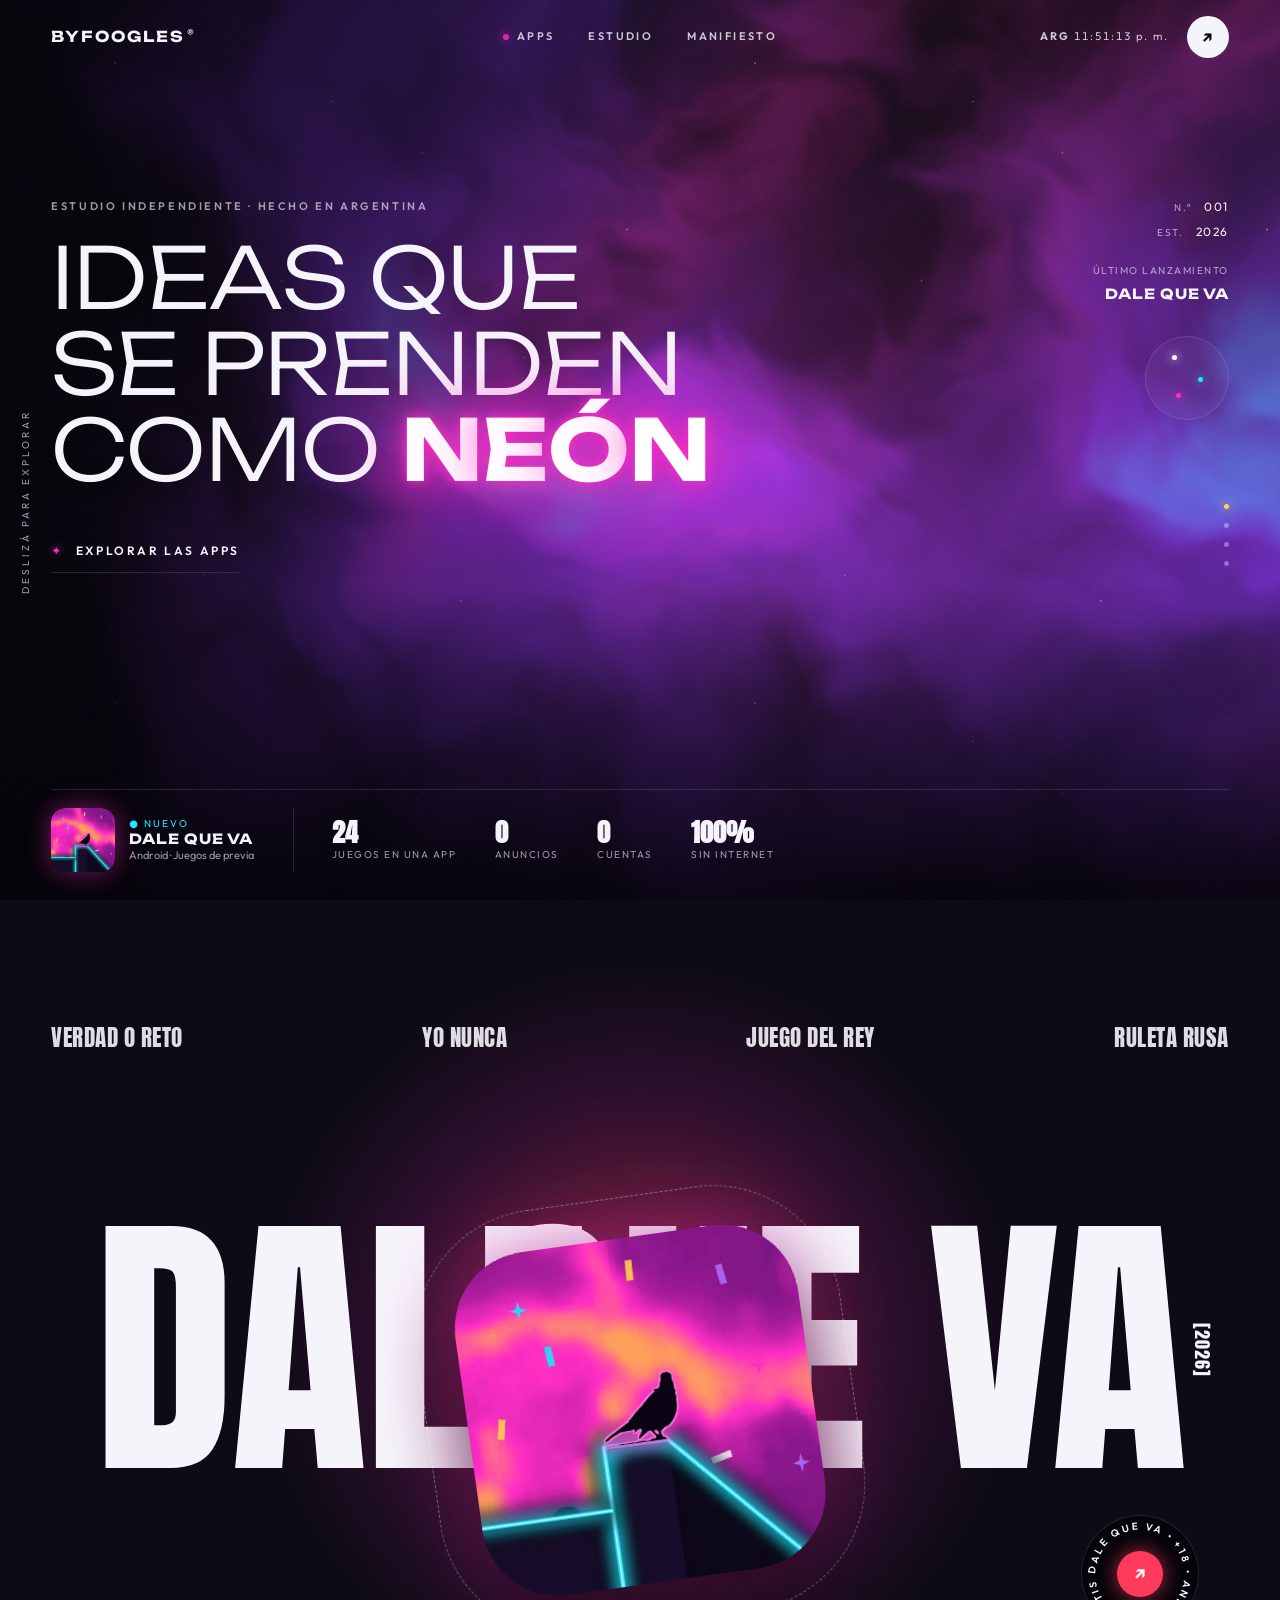
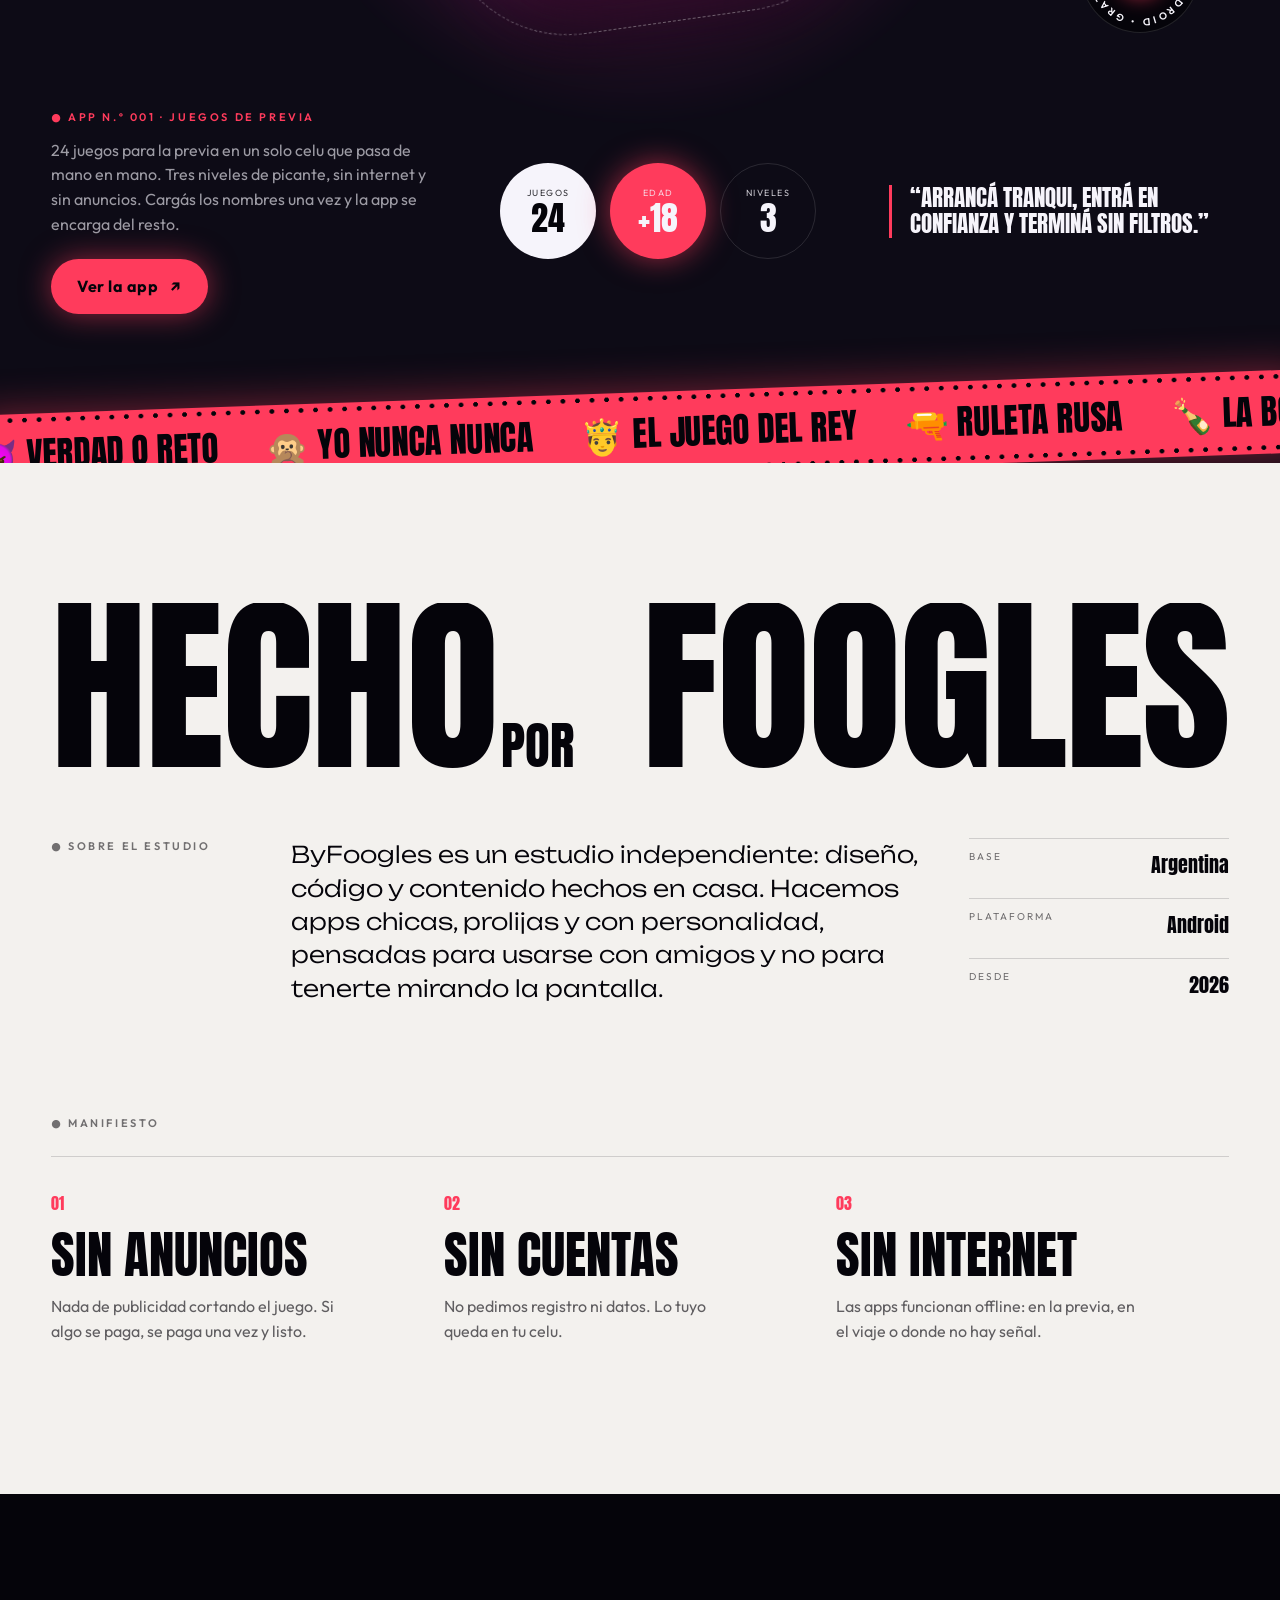
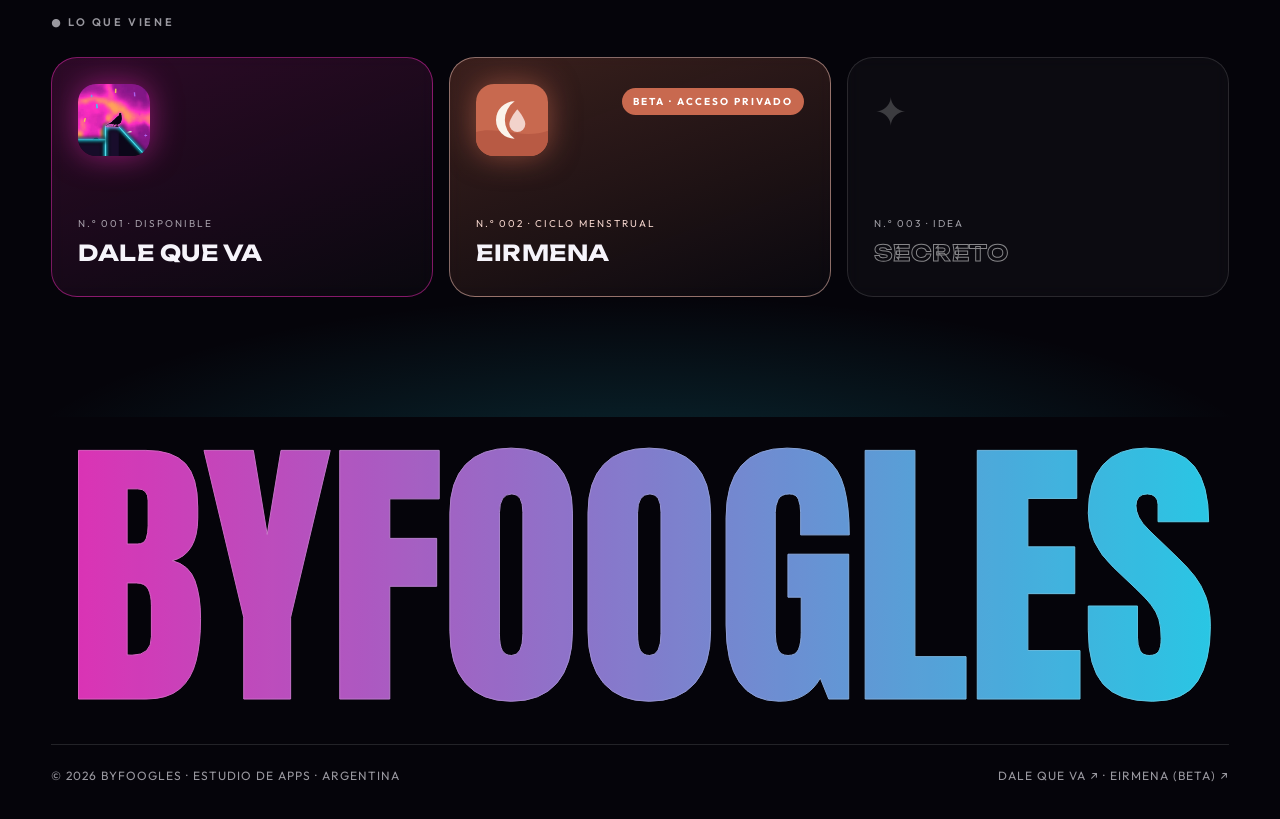
<file: index.html>
<!DOCTYPE html>
<html lang="es-AR">
<head>
  <meta charset="utf-8">
  <meta name="viewport" content="width=device-width, initial-scale=1, viewport-fit=cover">
  <title>ByFoogles · Estudio de apps</title>
  <meta name="description" content="ByFoogles es un estudio independiente de apps hecho en Argentina. Apps sin anuncios, sin cuentas y que funcionan sin internet.">
  <meta name="theme-color" content="#05040a">
  <link rel="canonical" href="https://byfoogles.app/">
  <link rel="icon" href="/img/favicon.svg" type="image/svg+xml">
  <meta property="og:type" content="website">
  <meta property="og:title" content="ByFoogles · Estudio de apps">
  <meta property="og:description" content="Estudio independiente de apps hecho en Argentina.">
  <meta property="og:url" content="https://byfoogles.app/">
  <meta property="og:image" content="https://byfoogles.app/img/compartir.jpg">
  <meta property="og:locale" content="es_AR">
  <link rel="preload" href="/fuentes/unbounded.woff2" as="font" type="font/woff2" crossorigin>
  <link rel="preload" href="/fuentes/anton.woff2" as="font" type="font/woff2" crossorigin>
  <link rel="stylesheet" href="/estilos.css">
</head>
<body class="cargando">

  <!-- Pantalla de carga: el nombre se prende como un cartel de neón -->
  <div class="carga" aria-hidden="true">
    <div class="carga-nombre">
      <span>B</span><span>Y</span><span>F</span><span>O</span><span>O</span><span>G</span><span>L</span><span>E</span><span>S</span>
    </div>
    <div class="carga-pie"><span>Estudio de apps</span><span class="carga-numero">000</span></div>
  </div>

  <div class="cursor" aria-hidden="true"></div>

  <header class="cabecera">
    <a class="logo" href="#inicio" aria-label="ByFoogles, inicio">BYFOOGLES<sup>®</sup></a>
    <nav>
      <a href="#apps"><i></i>Apps</a>
      <a href="#estudio">Estudio</a>
      <a href="#manifiesto">Manifiesto</a>
    </nav>
    <div class="cabecera-der">
      <span class="reloj"><b>ARG</b> <span id="hora">--:--</span></span>
      <a class="boton-circulo" href="https://dalequeva.byfoogles.app" aria-label="Ir a Dale Que Va">↗</a>
    </div>
  </header>

  <main>
    <!-- ============================ PORTADA ============================ -->
    <section class="portada" id="inicio">
      <canvas id="aurora" aria-hidden="true"></canvas>
      <div class="estrellas" aria-hidden="true"></div>
      <div class="grano" aria-hidden="true"></div>

      <div class="portada-contenido">
        <p class="sobre">Estudio independiente · Hecho en Argentina</p>
        <h1 class="titulo-ancho" data-partir>
          <span class="linea">Ideas que</span>
          <span class="linea">se prenden</span>
          <span class="linea">como <em>neón</em></span>
        </h1>
        <a class="entrar" href="#apps"><span class="destello">✦</span> Explorar las apps</a>
      </div>

      <aside class="datos-der" aria-hidden="true">
        <p><small>N.º</small> 001</p>
        <p><small>EST.</small> 2026</p>
        <p class="separado"><small>Último lanzamiento</small><b>Dale Que Va</b></p>
        <div class="orbita"><i></i><i></i><i></i></div>
      </aside>

      <div class="lateral" aria-hidden="true">Deslizá para explorar</div>
      <div class="indicadores" aria-hidden="true"><i class="activo"></i><i></i><i></i><i></i></div>

      <div class="tira">
        <a class="tira-app" href="https://dalequeva.byfoogles.app">
          <img src="/img/dalequeva.webp" alt="" width="64" height="64">
          <span><small>● Nuevo</small><b>Dale Que Va</b><em>Android · Juegos de previa</em></span>
        </a>
        <span class="tira-dato"><b>24</b> juegos en una app</span>
        <span class="tira-dato"><b>0</b> anuncios</span>
        <span class="tira-dato"><b>0</b> cuentas</span>
        <span class="tira-dato"><b>100%</b> sin internet</span>
      </div>
    </section>

    <!-- ============================ APP DESTACADA ============================ -->
    <section class="destacada" id="apps">
      <div class="destacada-reparto" aria-hidden="true">
        <span>Verdad o Reto</span><span>Yo Nunca</span><span>Juego del Rey</span><span>Ruleta Rusa</span>
      </div>
      <div class="destacada-escena">
        <h2 class="titulo-gigante" aria-label="Dale Que Va">
          <span class="parte izq">DALE</span><span class="parte der">QUE VA</span>
        </h2>
        <div class="destacada-icono">
          <div class="halo"></div>
          <img src="/img/dalequeva.webp" alt="Ícono de Dale Que Va" width="420" height="420">
        </div>
        <span class="anio">[2026]</span>
        <a class="sello" href="https://dalequeva.byfoogles.app" aria-label="Ver Dale Que Va">
          <svg viewBox="0 0 120 120" aria-hidden="true">
            <defs><path id="circulo" d="M60,60 m-46,0 a46,46 0 1,1 92,0 a46,46 0 1,1 -92,0"/></defs>
            <text><textPath href="#circulo">DALE QUE VA • +18 • ANDROID • GRATIS •</textPath></text>
          </svg>
          <b>↗</b>
        </a>
      </div>

      <div class="destacada-pie">
        <div class="destacada-texto revelar">
          <p class="sobre rojo">● App N.º 001 · Juegos de previa</p>
          <p>24 juegos para la previa en un solo celu que pasa de mano en mano. Tres niveles de picante, sin internet y sin anuncios. Cargás los nombres una vez y la app se encarga del resto.</p>
          <a class="boton-neon" href="https://dalequeva.byfoogles.app">Ver la app <span>↗</span></a>
        </div>
        <div class="circulos revelar">
          <div class="circulo blanco"><small>Juegos</small><b>24</b></div>
          <div class="circulo rojo"><small>Edad</small><b>+18</b></div>
          <div class="circulo vacio"><small>Niveles</small><b>3</b></div>
        </div>
        <blockquote class="cita revelar">“Arrancá tranqui, entrá en confianza y terminá sin filtros.”</blockquote>
      </div>

      <div class="cinta" aria-hidden="true">
        <div class="cinta-pista">
          <span>😈 Verdad o Reto</span><span>🙊 Yo Nunca Nunca</span><span>🤴 El Juego del Rey</span><span>🔫 Ruleta Rusa</span><span>🍾 La Botellita</span><span>⚔️ Versus</span><span>🎲 El Viaje Prohibido</span><span>⚖️ ¿Qué Preferís?</span><span>👑 Mazo del Rey Criollo</span><span>🍺 Vaso Lleno</span><span>🃏 Blackjack Criollo</span><span>♠️ Poker</span>
          <span>😈 Verdad o Reto</span><span>🙊 Yo Nunca Nunca</span><span>🤴 El Juego del Rey</span><span>🔫 Ruleta Rusa</span><span>🍾 La Botellita</span><span>⚔️ Versus</span><span>🎲 El Viaje Prohibido</span><span>⚖️ ¿Qué Preferís?</span><span>👑 Mazo del Rey Criollo</span><span>🍺 Vaso Lleno</span><span>🃏 Blackjack Criollo</span><span>♠️ Poker</span>
        </div>
      </div>
    </section>

    <!-- ============================ ESTUDIO (claro) ============================ -->
    <section class="estudio" id="estudio">
      <div class="estudio-titulo">
        <h2 class="titulo-condensado" data-partir-letras>Hecho</h2>
        <span class="por">por</span>
        <h2 class="titulo-condensado" data-partir-letras>Foogles</h2>
      </div>
      <div class="estudio-columnas">
        <p class="sobre">● Sobre el estudio</p>
        <p class="estudio-lema revelar">ByFoogles es un estudio independiente: diseño, código y contenido hechos en casa. Hacemos apps chicas, prolijas y con personalidad, pensadas para usarse con amigos y no para tenerte mirando la pantalla.</p>
        <div class="estudio-datos revelar">
          <div><small>Base</small><b>Argentina</b></div>
          <div><small>Plataforma</small><b>Android</b></div>
          <div><small>Desde</small><b>2026</b></div>
        </div>
      </div>
    </section>

    <!-- ============================ MANIFIESTO ============================ -->
    <section class="manifiesto" id="manifiesto">
      <p class="sobre">● Manifiesto</p>
      <ol>
        <li class="revelar"><span>01</span><h3>Sin anuncios</h3><p>Nada de publicidad cortando el juego. Si algo se paga, se paga una vez y listo.</p></li>
        <li class="revelar"><span>02</span><h3>Sin cuentas</h3><p>No pedimos registro ni datos. Lo tuyo queda en tu celu.</p></li>
        <li class="revelar"><span>03</span><h3>Sin internet</h3><p>Las apps funcionan offline: en la previa, en el viaje o donde no hay señal.</p></li>
      </ol>
    </section>

    <!-- ============================ PRÓXIMAMENTE ============================ -->
    <section class="proximas">
      <p class="sobre">● Lo que viene</p>
      <div class="proximas-grilla">
        <a class="proxima lista" href="https://dalequeva.byfoogles.app">
          <img src="/img/dalequeva.webp" alt="" width="72" height="72">
          <small>N.º 001 · Disponible</small><b>Dale Que Va</b>
        </a>
        <a class="proxima lista eirmena" href="/eirmena/">
          <img src="/img/eirmena.svg" alt="" width="72" height="72">
          <span class="beta">Beta · Acceso privado</span>
          <small>N.º 002 · Ciclo menstrual</small><b>Eirmena</b>
        </a>
        <div class="proxima"><span class="candado">✦</span><small>N.º 003 · Idea</small><b>Secreto</b></div>
      </div>
    </section>
  </main>

  <footer class="pie">
    <div class="pie-gigante" aria-hidden="true">BYFOOGLES</div>
    <div class="pie-fila">
      <span>© <span id="anio"></span> ByFoogles · Estudio de apps · Argentina</span>
      <span><a href="https://dalequeva.byfoogles.app">Dale Que Va ↗</a> · <a href="/eirmena/">Eirmena (beta) ↗</a></span>
    </div>
  </footer>

  <script src="/app.js"></script>
</body>
</html>
</file>
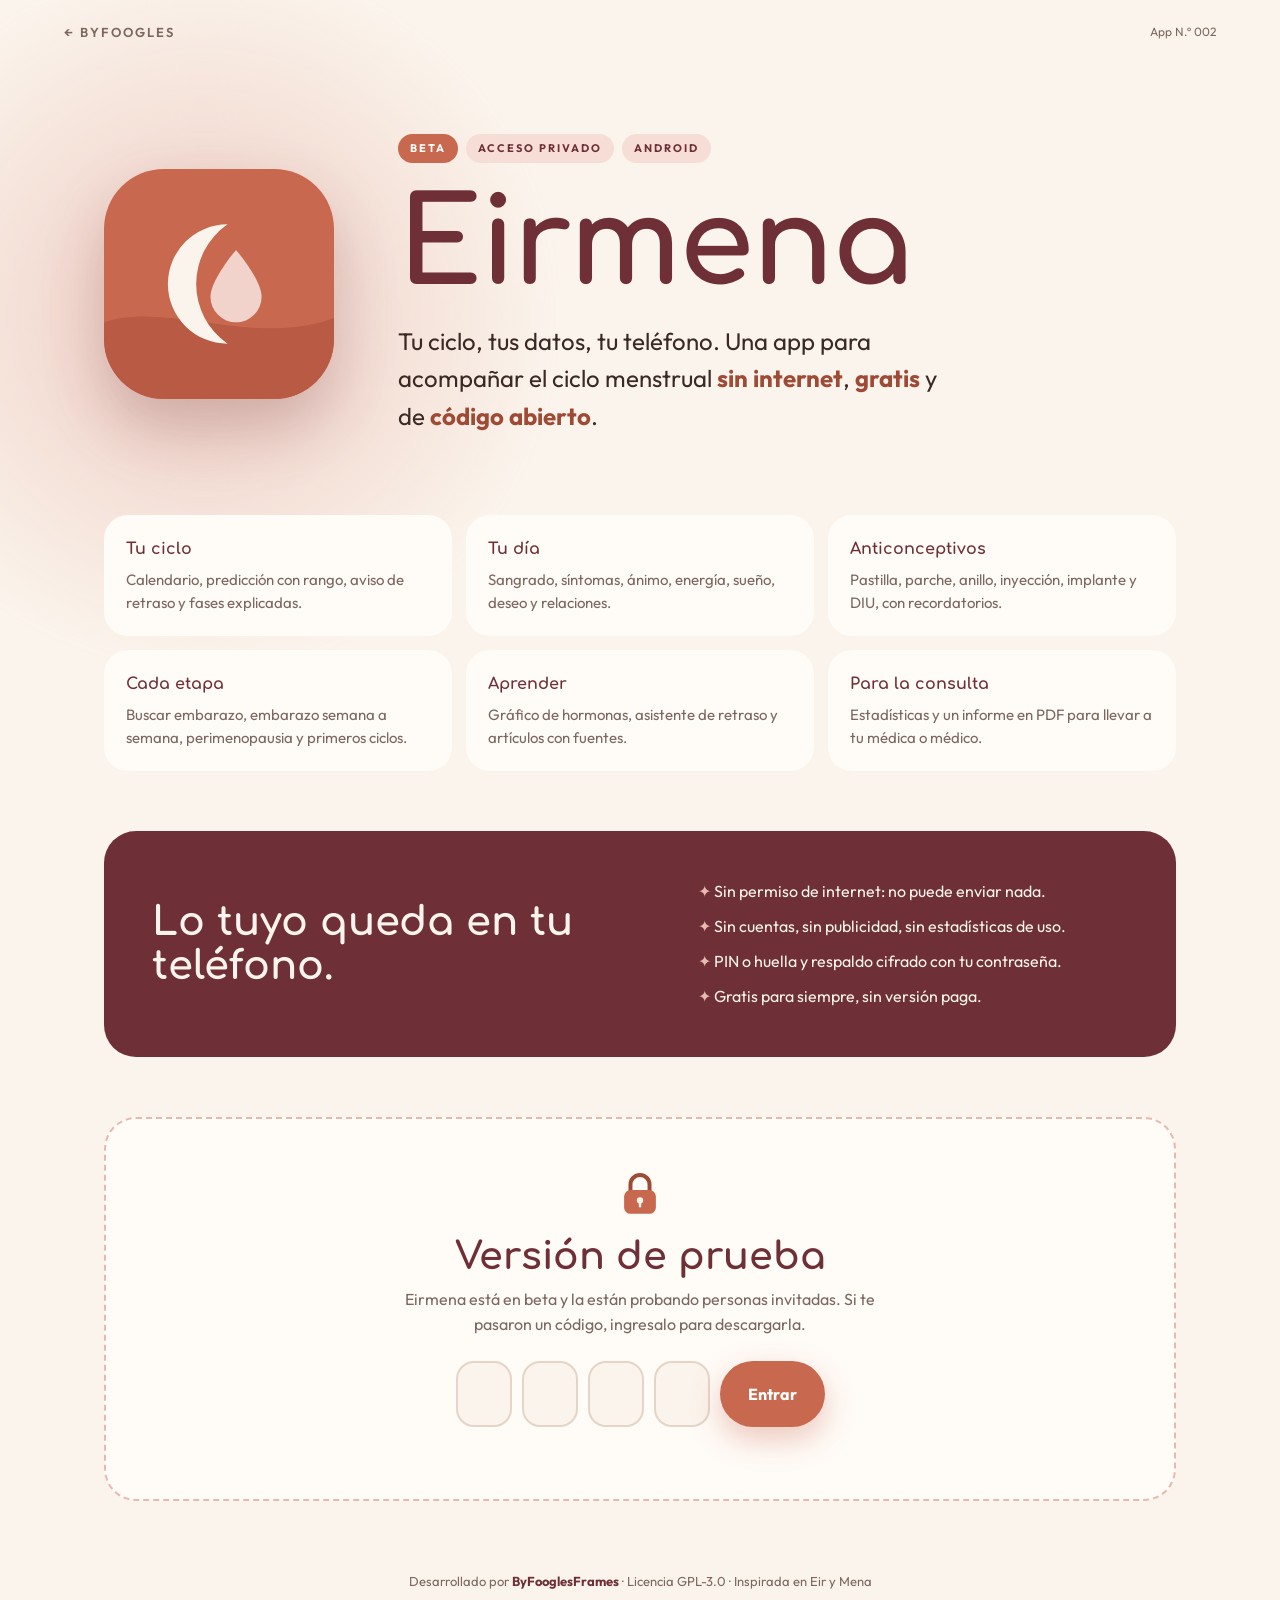
<file: eirmena/index.html>
<!DOCTYPE html>
<html lang="es-AR">
<head>
  <meta charset="utf-8">
  <meta name="viewport" content="width=device-width, initial-scale=1, viewport-fit=cover">
  <title>Eirmena · Beta privada · ByFoogles</title>
  <meta name="description" content="Eirmena: app de ciclo menstrual sin internet, gratis y de código abierto. Versión beta de acceso privado.">
  <!-- Beta de acceso privado: que no aparezca en buscadores. -->
  <meta name="robots" content="noindex, nofollow">
  <meta name="theme-color" content="#FBF4EC">
  <link rel="icon" href="/img/eirmena.svg" type="image/svg+xml">
  <style>
    @font-face { font-family: "Comfortaa"; src: url("/fuentes/comfortaa.otf") format("opentype"); font-weight: 700; font-display: swap; }
    @font-face { font-family: "Outfit"; src: url("/fuentes/outfit.ttf") format("truetype"); font-weight: 100 900; font-display: swap; }
    :root {
      --crema: #FBF4EC; --crema-oscura: #F3E6D8; --tarjeta: #FFFBF7;
      --terracota: #C8694F; --terracota-oscura: #9E4A35; --rosa: #E8B9AE; --rosa-claro: #F6DED7;
      --vino: #6E3036; --salvia: #8FA98A; --texto: #3A2925; --suave: #7D6760; --linea: #E6D5C7;
      --margen: clamp(18px, 5vw, 64px); --ease: cubic-bezier(.2, .8, .2, 1);
    }
    * { box-sizing: border-box; margin: 0; padding: 0; }
    body { font-family: "Outfit", system-ui, sans-serif; background: var(--crema); color: var(--texto); line-height: 1.55; -webkit-font-smoothing: antialiased; overflow-x: hidden; }
    a { color: inherit; }
    h1, h2, h3 { font-family: "Comfortaa", sans-serif; color: var(--vino); line-height: 1.1; }

    .cabecera { display: flex; justify-content: space-between; align-items: center; padding: 22px var(--margen); }
    .volver { text-decoration: none; font-size: 13px; letter-spacing: 2px; text-transform: uppercase; font-weight: 600; color: var(--suave); transition: color .2s, gap .3s var(--ease); display: inline-flex; gap: 8px; }
    .volver:hover { color: var(--vino); gap: 14px; }
    .firma { font-size: 12px; color: var(--suave); }

    .portada { position: relative; padding: clamp(30px, 6vw, 70px) var(--margen) 60px; display: grid; grid-template-columns: auto 1fr; gap: clamp(24px, 5vw, 64px); align-items: center; max-width: 1200px; margin: 0 auto; }
    .portada::before { content: ""; position: absolute; z-index: -1; width: 70vw; max-width: 760px; aspect-ratio: 1; left: -18%; top: -30%; border-radius: 50%; background: radial-gradient(circle, rgba(232, 185, 174, .7), transparent 65%); filter: blur(10px); }
    .icono { width: clamp(130px, 22vw, 230px); aspect-ratio: 1; border-radius: 26%; box-shadow: 0 30px 60px rgba(110, 48, 54, .25); animation: flotar 6s ease-in-out infinite; }
    @keyframes flotar { 50% { transform: translateY(-10px) rotate(-2deg); } }
    .etiquetas { display: flex; gap: 8px; flex-wrap: wrap; margin-bottom: 16px; }
    .chip { font-size: 11px; letter-spacing: 2px; text-transform: uppercase; font-weight: 700; padding: 6px 12px; border-radius: 999px; background: var(--rosa-claro); color: var(--vino); }
    .chip.beta { background: var(--terracota); color: #fff; box-shadow: 0 0 0 0 rgba(200, 105, 79, .6); animation: latir 2.4s infinite; }
    @keyframes latir { 70% { box-shadow: 0 0 0 12px rgba(200, 105, 79, 0); } }
    .portada h1 { font-size: clamp(54px, 10vw, 120px); letter-spacing: -.02em; }
    .lema { font-size: clamp(18px, 2.2vw, 24px); margin-top: 12px; max-width: 560px; }
    .lema b { color: var(--terracota-oscura); }

    main > section { max-width: 1200px; margin: 0 auto; padding: 0 var(--margen); }
    .grilla { display: grid; grid-template-columns: repeat(3, 1fr); gap: 14px; margin: 20px 0 60px; }
    .item { background: var(--tarjeta); border-radius: 24px; padding: 22px; }
    .item b { display: block; font-family: "Comfortaa", sans-serif; color: var(--vino); margin-bottom: 6px; }
    .item p { color: var(--suave); font-size: 15px; }
    @media (max-width: 860px) { .grilla { grid-template-columns: 1fr 1fr; } .portada { grid-template-columns: 1fr; } }
    @media (max-width: 560px) { .grilla { grid-template-columns: 1fr; } }

    .privacidad { background: var(--vino); color: var(--crema); border-radius: 32px; padding: clamp(26px, 5vw, 48px); display: grid; grid-template-columns: 1.2fr 1fr; gap: 30px; align-items: center; margin-bottom: 60px; }
    .privacidad h2 { color: var(--crema); font-size: clamp(26px, 3.4vw, 40px); }
    .privacidad ul { list-style: none; display: grid; gap: 10px; }
    .privacidad li::before { content: "✦ "; color: var(--rosa); }
    @media (max-width: 860px) { .privacidad { grid-template-columns: 1fr; } }

    /* ---------- Acceso privado ---------- */
    .acceso { background: var(--tarjeta); border: 2px dashed var(--rosa); border-radius: 32px; padding: clamp(26px, 5vw, 48px); text-align: center; margin-bottom: 60px; }
    .acceso h2 { font-size: clamp(26px, 3.4vw, 38px); margin: 10px 0 8px; }
    .acceso > p { color: var(--suave); max-width: 520px; margin: 0 auto; }
    .candado { width: 54px; height: 54px; margin: 0 auto; }
    .candado .arco { transition: transform .6s var(--ease); transform-origin: 34px 24px; }
    .abierto .candado .arco { transform: translateY(-6px) rotate(-28deg); }
    form { display: flex; gap: 10px; justify-content: center; margin-top: 24px; flex-wrap: wrap; }
    .casillas { display: flex; gap: 10px; }
    .casillas input { width: 56px; height: 66px; text-align: center; font-family: "Comfortaa", sans-serif; font-size: 28px; color: var(--vino); border: 2px solid var(--linea); border-radius: 18px; background: var(--crema); outline: none; transition: border-color .2s, transform .2s; }
    .casillas input:focus { border-color: var(--terracota); transform: translateY(-2px); }
    .error .casillas { animation: temblar .4s; }
    .error .casillas input { border-color: #B3261E; }
    @keyframes temblar { 20%, 60% { transform: translateX(-8px); } 40%, 80% { transform: translateX(8px); } }
    .mensaje { min-height: 24px; margin-top: 12px; color: #B3261E; font-size: 14px; }
    .boton { display: inline-flex; align-items: center; gap: 10px; padding: 16px 28px; border-radius: 999px; border: 0; background: var(--terracota); color: #fff; font: 700 16px "Outfit", sans-serif; text-decoration: none; cursor: pointer; box-shadow: 0 12px 30px rgba(200, 105, 79, .35); transition: transform .3s var(--ease), background .3s; }
    .boton:hover { transform: translateY(-3px); background: var(--terracota-oscura); }
    .contenido { display: none; margin-top: 26px; text-align: left; }
    .abierto .contenido { display: block; animation: aparecer .8s var(--ease); }
    .abierto form, .abierto .mensaje { display: none; }
    @keyframes aparecer { from { opacity: 0; transform: translateY(16px); } }
    .descarga { text-align: center; margin-bottom: 26px; }
    .descarga small { display: block; color: var(--suave); margin-top: 10px; }
    .pasos { counter-reset: paso; list-style: none; display: grid; gap: 12px; max-width: 640px; margin: 0 auto; }
    .pasos li { counter-increment: paso; display: grid; grid-template-columns: 36px 1fr; gap: 12px; align-items: start; }
    .pasos li::before { content: counter(paso); width: 32px; height: 32px; border-radius: 50%; display: grid; place-items: center; background: var(--rosa-claro); color: var(--vino); font-weight: 700; }
    .nota { max-width: 640px; margin: 22px auto 0; background: var(--crema-oscura); border-radius: 20px; padding: 18px 20px; font-size: 15px; }
    .nota a { color: var(--terracota-oscura); }

    .pie { text-align: center; padding: 10px var(--margen) 40px; color: var(--suave); font-size: 13px; }
    .pie b { color: var(--vino); }
    @media (prefers-reduced-motion: reduce) { *, *::before, *::after { animation: none !important; transition: none !important; } }
  </style>
</head>
<body>
  <header class="cabecera">
    <a class="volver" href="/">← ByFoogles</a>
    <span class="firma">App N.º 002</span>
  </header>

  <main>
    <div class="portada">
      <img class="icono" src="/img/eirmena.svg" alt="Ícono de Eirmena: una luna creciente que abraza una gota">
      <div>
        <div class="etiquetas"><span class="chip beta">Beta</span><span class="chip">Acceso privado</span><span class="chip">Android</span></div>
        <h1>Eirmena</h1>
        <p class="lema">Tu ciclo, tus datos, tu teléfono. Una app para acompañar el ciclo menstrual <b>sin internet</b>, <b>gratis</b> y de <b>código abierto</b>.</p>
      </div>
    </div>

    <section>
      <div class="grilla">
        <div class="item"><b>Tu ciclo</b><p>Calendario, predicción con rango, aviso de retraso y fases explicadas.</p></div>
        <div class="item"><b>Tu día</b><p>Sangrado, síntomas, ánimo, energía, sueño, deseo y relaciones.</p></div>
        <div class="item"><b>Anticonceptivos</b><p>Pastilla, parche, anillo, inyección, implante y DIU, con recordatorios.</p></div>
        <div class="item"><b>Cada etapa</b><p>Buscar embarazo, embarazo semana a semana, perimenopausia y primeros ciclos.</p></div>
        <div class="item"><b>Aprender</b><p>Gráfico de hormonas, asistente de retraso y artículos con fuentes.</p></div>
        <div class="item"><b>Para la consulta</b><p>Estadísticas y un informe en PDF para llevar a tu médica o médico.</p></div>
      </div>

      <div class="privacidad">
        <h2>Lo tuyo queda en tu teléfono.</h2>
        <ul>
          <li>Sin permiso de internet: no puede enviar nada.</li>
          <li>Sin cuentas, sin publicidad, sin estadísticas de uso.</li>
          <li>PIN o huella y respaldo cifrado con tu contraseña.</li>
          <li>Gratis para siempre, sin versión paga.</li>
        </ul>
      </div>

      <div class="acceso" id="acceso">
        <svg class="candado" viewBox="0 0 68 68" aria-hidden="true">
          <path class="arco" d="M22 30 V22 a12 12 0 0 1 24 0 V30" fill="none" stroke="#9E4A35" stroke-width="5" stroke-linecap="round"/>
          <rect x="14" y="29" width="40" height="30" rx="8" fill="#C8694F"/>
          <circle cx="34" cy="42" r="4" fill="#FBF4EC"/><rect x="32.5" y="44" width="3" height="7" rx="1.5" fill="#FBF4EC"/>
        </svg>
        <h2>Versión de prueba</h2>
        <p>Eirmena está en beta y la están probando personas invitadas. Si te pasaron un código, ingresalo para descargarla.</p>

        <form id="formulario" autocomplete="off">
          <div class="casillas">
            <input inputmode="numeric" maxlength="1" aria-label="Dígito 1">
            <input inputmode="numeric" maxlength="1" aria-label="Dígito 2">
            <input inputmode="numeric" maxlength="1" aria-label="Dígito 3">
            <input inputmode="numeric" maxlength="1" aria-label="Dígito 4">
          </div>
          <button class="boton" type="submit">Entrar</button>
        </form>
        <p class="mensaje" id="mensaje" role="alert"></p>

        <div class="contenido">
          <div class="descarga">
            <a class="boton" href="https://github.com/Fooglesarg/Eirmena/releases/download/v1.0.0-beta.1/Eirmena-1.0.0-beta.1.apk">Descargar Eirmena beta ↓</a>
            <small>Versión 1.0.0-beta.1 · 2,6 MB · Android 8 o más nuevo</small>
          </div>
          <ol class="pasos">
            <li><span>Tocá el botón desde tu celular Android y abrí el archivo descargado.</span></li>
            <li><span>Android te va a pedir permiso para instalar apps de esta fuente: aceptalo.</span></li>
            <li><span>Si aparece "desarrollador desconocido" o Play Protect, tocá <b>Instalar de todos modos</b>. Pasa con cualquier app que no viene de Google Play.</span></li>
            <li><span>Abrila, elegí tu etapa y usala unos días como si fuera tuya.</span></li>
          </ol>
          <div class="nota">
            <b>Tu opinión es lo más importante.</b> Contale a quien te pasó el código qué te confundió, qué te gustó y qué le falta.
            Es una versión beta: puede tener errores, y no es un método anticonceptivo ni reemplaza la consulta médica.
            <br><br>El código es abierto: <a href="https://github.com/Fooglesarg/Eirmena">github.com/Fooglesarg/Eirmena</a>
          </div>
        </div>
      </div>
    </section>
  </main>

  <footer class="pie">Desarrollado por <b>ByFooglesFrames</b> · Licencia GPL-3.0 · Inspirada en Eir y Mena</footer>

  <script>
    // Acceso privado de la beta. El código no está escrito acá: se compara su resumen SHA-256.
    // No es seguridad de verdad (el APK y el código son públicos); solo una puerta para la beta.
    const RESUMEN = "9af15b336e6a9619928537df30b2e6a2376569fcf9d7e773eccede65606529a0";
    const acceso = document.getElementById("acceso");
    const formulario = document.getElementById("formulario");
    const casillas = [...formulario.querySelectorAll("input")];
    const mensaje = document.getElementById("mensaje");

    const abrir = () => acceso.classList.add("abierto");
    if (sessionStorage.getItem("eirmena-acceso") === "1") abrir();

    casillas.forEach((c, i) => {
      c.addEventListener("input", () => {
        c.value = c.value.replace(/\D/g, "").slice(-1);
        if (c.value && i < casillas.length - 1) casillas[i + 1].focus();
        if (casillas.every((x) => x.value)) formulario.requestSubmit();
      });
      c.addEventListener("keydown", (e) => { if (e.key === "Backspace" && !c.value && i > 0) casillas[i - 1].focus(); });
      c.addEventListener("paste", (e) => {
        const texto = (e.clipboardData.getData("text") || "").replace(/\D/g, "").slice(0, 4);
        if (!texto) return;
        e.preventDefault();
        [...texto].forEach((d, k) => { if (casillas[k]) casillas[k].value = d; });
        if (texto.length === 4) formulario.requestSubmit();
      });
    });

    async function resumen(texto) {
      const bytes = await crypto.subtle.digest("SHA-256", new TextEncoder().encode(texto));
      return [...new Uint8Array(bytes)].map((b) => b.toString(16).padStart(2, "0")).join("");
    }

    formulario.addEventListener("submit", async (e) => {
      e.preventDefault();
      const codigo = casillas.map((c) => c.value).join("");
      if (codigo.length < 4) { mensaje.textContent = "Son 4 números."; return; }
      if (await resumen(codigo) === RESUMEN) {
        sessionStorage.setItem("eirmena-acceso", "1");
        mensaje.textContent = "";
        abrir();
      } else {
        acceso.classList.remove("error"); void acceso.offsetWidth; acceso.classList.add("error");
        mensaje.textContent = "Ese código no es. Pedíselo a quien te invitó.";
        casillas.forEach((c) => (c.value = ""));
        casillas[0].focus();
      }
    });
  </script>
</body>
</html>
</file>
<file: estilos.css>
@font-face { font-family: "Unbounded"; src: url("/fuentes/unbounded.woff2") format("woff2"); font-weight: 200 900; font-display: swap; }
@font-face { font-family: "Anton"; src: url("/fuentes/anton.woff2") format("woff2"); font-display: swap; }
@font-face { font-family: "Outfit"; src: url("/fuentes/outfit.ttf") format("truetype"); font-weight: 100 900; font-display: swap; }

:root {
  --negro: #05040a;
  --tinta: #0d0b16;
  --linea: rgba(255, 255, 255, .12);
  --blanco: #f6f4fb;
  --suave: rgba(246, 244, 251, .62);
  --magenta: #ff2ec4;
  --cian: #22e5ff;
  --violeta: #b26bff;
  --rojo: #ff3b5c;
  --papel: #f3f1ee;
  --margen: clamp(18px, 4vw, 56px);
  --ease: cubic-bezier(.2, .8, .2, 1);
}

* { box-sizing: border-box; margin: 0; padding: 0; }
html { scroll-behavior: smooth; }
body {
  font-family: "Outfit", system-ui, sans-serif;
  background: var(--negro);
  color: var(--blanco);
  font-size: 16px;
  line-height: 1.55;
  -webkit-font-smoothing: antialiased;
  overflow-x: hidden;
}
body.cargando { overflow: hidden; }
a { color: inherit; text-decoration: none; }
img { display: block; max-width: 100%; }
::selection { background: var(--magenta); color: var(--negro); }

.sobre { font-size: 11px; letter-spacing: 2.6px; text-transform: uppercase; color: var(--suave); font-weight: 600; }
.sobre.rojo { color: var(--rojo); }

/* ---------------------------------------------------------------- Carga */
.carga {
  position: fixed; inset: 0; z-index: 100; background: var(--negro);
  display: grid; place-items: center;
  transition: clip-path 1s var(--ease) .1s;
  clip-path: inset(0 0 0 0);
}
body:not(.cargando) .carga { clip-path: inset(0 0 100% 0); pointer-events: none; }
.carga-nombre { font-family: "Unbounded", sans-serif; font-weight: 300; font-size: clamp(30px, 7vw, 92px); letter-spacing: .14em; display: flex; }
.carga-nombre span { opacity: .08; transition: opacity .1s, text-shadow .1s, color .1s; }
.carga-nombre span.on { opacity: 1; color: #fff; text-shadow: 0 0 10px var(--magenta), 0 0 32px var(--magenta), 0 0 70px rgba(255, 46, 196, .6); }
.carga-pie { position: absolute; bottom: var(--margen); left: var(--margen); right: var(--margen); display: flex; justify-content: space-between; font-size: 12px; letter-spacing: 3px; text-transform: uppercase; color: var(--suave); }
.carga-numero { font-family: "Anton", sans-serif; font-size: 44px; letter-spacing: 0; color: var(--blanco); line-height: 1; }

/* ---------------------------------------------------------------- Cursor */
.cursor { position: fixed; z-index: 90; width: 34px; height: 34px; border: 1.5px solid rgba(255, 255, 255, .7); border-radius: 50%; pointer-events: none; transform: translate(-50%, -50%); transition: width .25s var(--ease), height .25s var(--ease), background .25s, border-color .25s; mix-blend-mode: difference; left: -100px; top: -100px; }
.cursor.grande { width: 84px; height: 84px; background: #fff; border-color: #fff; }
@media (hover: none) { .cursor { display: none; } }

/* ---------------------------------------------------------------- Cabecera */
.cabecera {
  position: fixed; inset: 0 0 auto; z-index: 50; height: 74px;
  display: grid; grid-template-columns: 1fr auto 1fr; align-items: center; padding: 0 var(--margen);
  transition: background .4s, backdrop-filter .4s, color .4s;
}
.cabecera.solida { background: rgba(5, 4, 10, .55); backdrop-filter: blur(14px); }
.cabecera.clara { color: var(--negro); }
.cabecera.clara.solida { background: rgba(243, 241, 238, .7); }
.logo { font-family: "Unbounded", sans-serif; font-weight: 700; font-size: 15px; letter-spacing: 2px; }
.logo sup { font-size: 9px; font-weight: 400; margin-left: 2px; }
.cabecera nav { display: flex; gap: 34px; font-size: 11px; letter-spacing: 2.4px; text-transform: uppercase; font-weight: 600; }
.cabecera nav a { position: relative; display: inline-flex; align-items: center; gap: 8px; opacity: .8; transition: opacity .2s; }
.cabecera nav a:hover { opacity: 1; }
.cabecera nav a i { width: 6px; height: 6px; border-radius: 50%; background: var(--magenta); box-shadow: 0 0 10px var(--magenta); }
.cabecera-der { justify-self: end; display: flex; align-items: center; gap: 18px; }
.reloj { font-size: 11px; letter-spacing: 2px; font-variant-numeric: tabular-nums; opacity: .8; }
.boton-circulo { width: 42px; height: 42px; border-radius: 50%; display: grid; place-items: center; background: var(--blanco); color: var(--negro); font-weight: 700; transition: transform .3s var(--ease), background .3s; }
.boton-circulo:hover { transform: rotate(45deg) scale(1.08); background: var(--magenta); }
.cabecera.clara .boton-circulo { background: var(--negro); color: var(--blanco); }
@media (max-width: 760px) { .cabecera nav, .reloj { display: none; } .cabecera { grid-template-columns: 1fr auto; } }

/* ---------------------------------------------------------------- Portada */
.portada { position: relative; height: 100svh; min-height: 640px; overflow: hidden; isolation: isolate; }
#aurora { position: absolute; inset: 0; width: 100%; height: 100%; z-index: -3; background: radial-gradient(120% 80% at 70% 60%, #3a0d4f, #05040a 70%); }
.estrellas { position: absolute; inset: -20%; z-index: -2; background-image:
  radial-gradient(1.2px 1.2px at 12% 22%, #fff, transparent), radial-gradient(1px 1px at 72% 18%, #fff, transparent),
  radial-gradient(1.4px 1.4px at 38% 64%, #fff, transparent), radial-gradient(1px 1px at 84% 72%, #fff, transparent),
  radial-gradient(1px 1px at 22% 84%, #fff, transparent), radial-gradient(1.3px 1.3px at 58% 38%, #fff, transparent),
  radial-gradient(1px 1px at 92% 44%, #fff, transparent), radial-gradient(1px 1px at 6% 52%, #fff, transparent);
  background-size: 640px 640px; opacity: .55; animation: derivar 90s linear infinite; }
@keyframes derivar { to { transform: translate3d(-640px, -320px, 0); } }
.grano { position: absolute; inset: 0; z-index: -1; opacity: .09; pointer-events: none; background-image: url("data:image/svg+xml;utf8,<svg xmlns='http://www.w3.org/2000/svg' width='160' height='160'><filter id='n'><feTurbulence type='fractalNoise' baseFrequency='.9' numOctaves='3' stitchTiles='stitch'/></filter><rect width='100%' height='100%' filter='url(%23n)'/></svg>"); }
.portada::after { content: ""; position: absolute; inset: 0; z-index: -1; background: linear-gradient(90deg, rgba(5, 4, 10, .78), transparent 60%), linear-gradient(0deg, rgba(5, 4, 10, .9), transparent 35%); pointer-events: none; }

.portada-contenido { position: absolute; left: var(--margen); top: 22vh; max-width: 760px; }
.portada .sobre { margin-bottom: 22px; }
.titulo-ancho { font-family: "Unbounded", sans-serif; font-weight: 300; text-transform: uppercase; font-size: clamp(40px, 6.6vw, 96px); line-height: .98; letter-spacing: -.01em; }
.titulo-ancho .linea { display: block; padding-bottom: .04em; }
.titulo-ancho em { font-style: normal; font-weight: 700; color: #fff; text-shadow: 0 0 12px var(--magenta), 0 0 40px var(--magenta), 0 0 90px rgba(255, 46, 196, .7); }
.palabra { display: inline-block; white-space: nowrap; }
.letra { display: inline-block; transform: translateY(110%) rotate(6deg); opacity: 0; transition: transform 1s var(--ease), opacity 1s var(--ease); transition-delay: calc(var(--i) * 28ms + var(--d, 0ms)); white-space: pre; }
.visible .letra, body:not(.cargando) .portada .letra { transform: none; opacity: 1; }
.entrar { display: inline-flex; align-items: center; gap: 12px; margin-top: 34px; font-size: 12px; letter-spacing: 2.6px; text-transform: uppercase; font-weight: 600; padding: 12px 0; border-bottom: 1px solid var(--linea); transition: gap .3s var(--ease), border-color .3s; }
.entrar:hover { gap: 20px; border-color: var(--magenta); }
.destello { color: var(--magenta); display: inline-block; animation: girar 6s linear infinite; text-shadow: 0 0 10px var(--magenta); }
@keyframes girar { to { transform: rotate(360deg); } }

.datos-der { position: absolute; right: var(--margen); top: 22vh; text-align: right; font-size: 12px; letter-spacing: 1.5px; text-transform: uppercase; display: flex; flex-direction: column; gap: 6px; align-items: flex-end; }
.datos-der small { color: var(--suave); margin-right: 8px; font-size: 10px; }
.datos-der .separado { margin-top: 16px; display: flex; flex-direction: column; }
.datos-der .separado small { margin: 0 0 4px; }
.datos-der b { font-family: "Unbounded", sans-serif; font-size: 14px; letter-spacing: 1px; }
.orbita { position: relative; width: 84px; height: 84px; margin-top: 26px; border-radius: 50%; border: 1px solid var(--linea); backdrop-filter: blur(6px); background: rgba(255, 255, 255, .04); animation: girar 14s linear infinite; }
.orbita i { position: absolute; width: 5px; height: 5px; border-radius: 50%; background: #fff; box-shadow: 0 0 8px #fff; }
.orbita i:nth-child(1) { top: 18px; left: 26px; } .orbita i:nth-child(2) { top: 40px; left: 52px; background: var(--cian); box-shadow: 0 0 10px var(--cian); } .orbita i:nth-child(3) { top: 56px; left: 30px; background: var(--magenta); box-shadow: 0 0 10px var(--magenta); }
@media (max-width: 900px) { .datos-der { display: none; } }

.lateral { position: absolute; left: calc(var(--margen) * .35); bottom: 34vh; writing-mode: vertical-rl; transform: rotate(180deg); font-size: 10px; letter-spacing: 3px; text-transform: uppercase; color: var(--suave); }
.indicadores { position: absolute; right: var(--margen); top: 56%; display: flex; flex-direction: column; gap: 14px; }
.indicadores i { width: 5px; height: 5px; border-radius: 50%; background: rgba(255, 255, 255, .35); }
.indicadores i.activo { background: #ffd34e; box-shadow: 0 0 10px #ffd34e; }
@media (max-width: 760px) { .lateral, .indicadores { display: none; } }

.tira { position: absolute; left: var(--margen); right: var(--margen); bottom: 28px; display: flex; align-items: center; gap: clamp(14px, 3vw, 44px); border-top: 1px solid var(--linea); padding-top: 18px; font-size: 12px; }
.tira-app { display: flex; align-items: center; gap: 14px; padding-right: clamp(14px, 3vw, 40px); border-right: 1px solid var(--linea); transition: transform .3s var(--ease); }
.tira-app:hover { transform: translateY(-3px); }
.tira-app img { width: 64px; height: 64px; border-radius: 14px; box-shadow: 0 0 26px rgba(255, 46, 196, .45); }
.tira-app span { display: flex; flex-direction: column; line-height: 1.3; }
.tira-app small { color: var(--cian); font-size: 10px; letter-spacing: 2px; text-transform: uppercase; }
.tira-app b { font-family: "Unbounded", sans-serif; font-size: 14px; letter-spacing: 1px; text-transform: uppercase; }
.tira-app em { font-style: normal; color: var(--suave); font-size: 11px; }
.tira-dato { color: var(--suave); text-transform: uppercase; letter-spacing: 1.5px; font-size: 10px; }
.tira-dato b { display: block; color: var(--blanco); font-family: "Anton", sans-serif; font-size: 26px; letter-spacing: 0; line-height: 1.1; }
@media (max-width: 760px) { .tira-dato:nth-of-type(n+3) { display: none; } }

/* ---------------------------------------------------------------- App destacada */
.destacada { position: relative; background: var(--tinta); padding: 120px 0 0; overflow: hidden; }
.destacada::before { content: ""; position: absolute; left: 50%; top: 38%; width: 60vw; height: 60vw; max-width: 820px; max-height: 820px; transform: translate(-50%, -50%); border-radius: 50%; background: radial-gradient(circle, rgba(255, 59, 92, .9), rgba(255, 46, 196, .25) 45%, transparent 70%); filter: blur(10px); opacity: .55; }
.destacada-reparto { position: relative; display: flex; justify-content: space-between; padding: 0 var(--margen); font-family: "Anton", sans-serif; font-size: clamp(14px, 1.8vw, 24px); letter-spacing: .5px; text-transform: uppercase; opacity: .9; }
@media (max-width: 760px) { .destacada-reparto span:nth-child(n+3) { display: none; } }
.destacada-escena { position: relative; height: clamp(300px, 46vw, 640px); }
.titulo-gigante { position: absolute; inset: 0; display: flex; justify-content: center; align-items: center; gap: .18em; font-family: "Anton", sans-serif; font-weight: 400; font-size: clamp(90px, 22vw, 340px); line-height: .8; letter-spacing: -.01em; color: var(--blanco); white-space: nowrap; }
.titulo-gigante .parte { display: block; will-change: transform; }
.destacada-icono { position: absolute; left: 50%; top: 50%; width: clamp(170px, 27vw, 420px); aspect-ratio: 1; transform: translate(-50%, -50%) translateY(var(--sube, 0px)) rotate(var(--giro, -6deg)); z-index: 2; will-change: transform; }
.destacada-icono img { width: 100%; height: 100%; border-radius: 22%; box-shadow: 0 40px 80px rgba(0, 0, 0, .6), 0 0 80px rgba(255, 46, 196, .5); animation: flotar 6s ease-in-out infinite; }
.destacada-icono .halo { position: absolute; inset: -12%; border-radius: 30%; border: 1.5px dashed rgba(255, 255, 255, .35); animation: girar 30s linear infinite; }
@keyframes flotar { 50% { transform: translateY(-14px) rotate(2deg); } }
.anio { position: absolute; right: var(--margen); top: 50%; transform: translateY(-50%) rotate(90deg); font-family: "Anton", sans-serif; font-size: 18px; letter-spacing: 1px; }
.sello { position: absolute; right: calc(var(--margen) + 30px); bottom: 2%; width: 118px; height: 118px; z-index: 3; display: grid; place-items: center; border-radius: 50%; background: var(--negro); border: 1px solid var(--linea); transition: transform .4s var(--ease); }
.sello:hover { transform: scale(1.08); }
.sello svg { position: absolute; inset: 0; width: 100%; height: 100%; animation: girar 16s linear infinite; }
.sello text { fill: var(--blanco); font-size: 10.4px; letter-spacing: 2.6px; font-weight: 600; }
.sello b { width: 46px; height: 46px; border-radius: 50%; display: grid; place-items: center; background: var(--rojo); font-size: 18px; box-shadow: 0 0 20px rgba(255, 59, 92, .7); }
@media (max-width: 760px) { .sello { width: 88px; height: 88px; } .sello b { width: 34px; height: 34px; } .anio { display: none; } }

.destacada-pie { position: relative; display: grid; grid-template-columns: 1.1fr auto 1fr; gap: clamp(24px, 4vw, 60px); align-items: center; padding: 64px var(--margen) 80px; }
.destacada-texto p:not(.sobre) { color: var(--suave); margin: 12px 0 22px; max-width: 420px; }
.boton-neon { display: inline-flex; align-items: center; gap: 12px; padding: 15px 26px; border-radius: 999px; background: var(--rojo); color: var(--negro); font-weight: 700; letter-spacing: .5px; box-shadow: 0 0 30px rgba(255, 59, 92, .55); transition: transform .3s var(--ease), box-shadow .3s; }
.boton-neon:hover { transform: translateY(-3px); box-shadow: 0 0 50px rgba(255, 59, 92, .8); }
.boton-neon span { transition: transform .3s var(--ease); } .boton-neon:hover span { transform: rotate(45deg); }
.circulos { display: flex; gap: 14px; }
.circulo { width: 96px; height: 96px; border-radius: 50%; display: grid; place-content: center; text-align: center; line-height: 1; }
.circulo small { font-size: 9px; letter-spacing: 1.5px; text-transform: uppercase; display: block; margin-bottom: 4px; opacity: .8; }
.circulo b { font-family: "Anton", sans-serif; font-size: 34px; font-weight: 400; }
.circulo.blanco { background: var(--blanco); color: var(--negro); }
.circulo.rojo { background: var(--rojo); box-shadow: 0 0 30px rgba(255, 59, 92, .6); }
.circulo.vacio { border: 1px solid var(--linea); }
.cita { font-family: "Anton", sans-serif; text-transform: uppercase; font-size: clamp(18px, 1.8vw, 24px); line-height: 1.15; border-left: 3px solid var(--rojo); padding-left: 18px; color: var(--blanco); max-width: 340px; justify-self: end; }
@media (max-width: 900px) { .destacada-pie { grid-template-columns: 1fr; } .cita { justify-self: start; } }

.cinta { position: relative; background: var(--rojo); transform: rotate(-2deg) scale(1.04); padding: 14px 0; overflow: hidden; margin-bottom: -10px; box-shadow: 0 0 40px rgba(255, 59, 92, .45); }
.cinta::before, .cinta::after { content: ""; position: absolute; left: 0; right: 0; height: 6px; background: radial-gradient(circle, var(--negro) 2px, transparent 2.5px) 0 0 / 14px 6px; }
.cinta::before { top: 3px; } .cinta::after { bottom: 3px; }
.cinta-pista { display: flex; gap: 46px; width: max-content; animation: cinta 38s linear infinite; font-family: "Anton", sans-serif; font-size: clamp(20px, 2.6vw, 34px); text-transform: uppercase; color: var(--negro); white-space: nowrap; }
@keyframes cinta { to { transform: translateX(-50%); } }

/* ---------------------------------------------------------------- Estudio (claro) */
.estudio { background: var(--papel); color: var(--negro); padding: 140px var(--margen) 110px; position: relative; }
.estudio-titulo { display: flex; align-items: baseline; flex-wrap: wrap; gap: 0 .25em; font-family: "Anton", sans-serif; text-transform: uppercase; line-height: .86; }
.titulo-condensado { font-weight: 400; font-size: clamp(80px, 15vw, 230px); letter-spacing: -.01em; overflow: hidden; }
.estudio-titulo .por { font-family: "Anton", sans-serif; font-size: clamp(30px, 4vw, 64px); }
.estudio-titulo h2:last-child { margin-left: auto; }
.estudio-columnas { display: grid; grid-template-columns: 200px 1fr 260px; gap: 40px; margin-top: 70px; align-items: start; }
.estudio .sobre { color: rgba(5, 4, 10, .55); }
.estudio-lema { font-family: "Unbounded", sans-serif; font-weight: 300; font-size: clamp(18px, 1.8vw, 24px); line-height: 1.45; max-width: 700px; }
.estudio-datos { display: grid; gap: 18px; }
.estudio-datos div { border-top: 1px solid rgba(5, 4, 10, .15); padding-top: 10px; display: flex; justify-content: space-between; }
.estudio-datos small { font-size: 10px; letter-spacing: 2px; text-transform: uppercase; color: rgba(5, 4, 10, .55); }
.estudio-datos b { font-family: "Anton", sans-serif; font-weight: 400; font-size: 20px; }
@media (max-width: 900px) { .estudio-columnas { grid-template-columns: 1fr; gap: 24px; } }

/* ---------------------------------------------------------------- Manifiesto */
.manifiesto { background: var(--papel); color: var(--negro); padding: 0 var(--margen) 140px; }
.manifiesto .sobre { color: rgba(5, 4, 10, .55); margin-bottom: 24px; }
.manifiesto ol { list-style: none; display: grid; grid-template-columns: repeat(3, 1fr); border-top: 1px solid rgba(5, 4, 10, .15); }
.manifiesto li { padding: 34px 28px 10px 0; position: relative; transition: background .4s; }
.manifiesto li span { font-family: "Anton", sans-serif; font-size: 16px; color: var(--rojo); }
.manifiesto h3 { font-family: "Anton", sans-serif; font-weight: 400; text-transform: uppercase; font-size: clamp(34px, 4vw, 58px); line-height: 1; margin: 12px 0 14px; }
.manifiesto li p { color: rgba(5, 4, 10, .62); max-width: 300px; }
@media (max-width: 900px) { .manifiesto ol { grid-template-columns: 1fr; } }

/* ---------------------------------------------------------------- Próximas */
.proximas { padding: 120px var(--margen); background: var(--negro); position: relative; overflow: hidden; }
.proximas::before { content: ""; position: absolute; inset: auto -10% -60% -10%; height: 90%; background: radial-gradient(ellipse at center, rgba(34, 229, 255, .18), transparent 60%); }
.proximas .sobre { margin-bottom: 26px; position: relative; }
.proximas-grilla { position: relative; display: grid; grid-template-columns: repeat(3, 1fr); gap: 16px; }
.proxima { position: relative; min-height: 240px; border-radius: 26px; border: 1px solid var(--linea); padding: 26px; display: flex; flex-direction: column; justify-content: flex-end; gap: 4px; background: rgba(255, 255, 255, .03); backdrop-filter: blur(8px); overflow: hidden; transition: transform .4s var(--ease), border-color .4s; }
.proxima:hover { transform: translateY(-6px); border-color: rgba(255, 255, 255, .3); }
.proxima small { font-size: 10px; letter-spacing: 2px; text-transform: uppercase; color: var(--suave); }
.proxima b { font-family: "Unbounded", sans-serif; font-size: 22px; text-transform: uppercase; letter-spacing: .5px; }
.proxima img { position: absolute; top: 26px; left: 26px; width: 72px; height: 72px; border-radius: 18px; box-shadow: 0 0 30px rgba(255, 46, 196, .5); }
.proxima.lista { border-color: rgba(255, 46, 196, .45); background: linear-gradient(160deg, rgba(255, 46, 196, .16), rgba(255, 255, 255, .02)); }
.proxima .candado { position: absolute; top: 22px; left: 26px; font-size: 40px; color: rgba(255, 255, 255, .2); animation: girar 18s linear infinite; }
.proxima:not(.lista) b { color: transparent; -webkit-text-stroke: 1px rgba(255, 255, 255, .5); }
/* Eirmena: tarjeta con sus colores (terracota y crema) y etiqueta de beta que late */
.proxima.eirmena { border-color: rgba(232, 185, 174, .55); background: linear-gradient(160deg, rgba(200, 105, 79, .28), rgba(255, 255, 255, .02)); }
.proxima.eirmena img { box-shadow: 0 0 30px rgba(200, 105, 79, .6); }
.proxima.eirmena small { color: #f2d3cb; }
.proxima .beta { position: absolute; top: 30px; right: 26px; font-size: 10px; letter-spacing: 2px; text-transform: uppercase; font-weight: 700; padding: 6px 11px; border-radius: 999px; background: #C8694F; color: #fff; box-shadow: 0 0 0 0 rgba(200, 105, 79, .7); animation: latir-beta 2.4s infinite; }
@keyframes latir-beta { 70% { box-shadow: 0 0 0 12px rgba(200, 105, 79, 0); } }
@media (max-width: 900px) { .proximas-grilla { grid-template-columns: 1fr; } .proxima { min-height: 170px; } }

/* ---------------------------------------------------------------- Pie */
.pie { background: var(--negro); padding: 0 var(--margen) 34px; overflow: hidden; }
.pie-gigante { font-family: "Anton", sans-serif; font-size: 22.6vw; line-height: 1.02; padding-top: .04em; letter-spacing: -.01em; text-align: center; color: transparent; -webkit-text-stroke: 1px rgba(255, 255, 255, .22); background: linear-gradient(90deg, var(--magenta), var(--cian), var(--violeta), var(--magenta)); background-size: 300% 100%; -webkit-background-clip: text; background-clip: text; animation: brillo 12s linear infinite; opacity: .9; margin-left: calc(var(--margen) * -1); margin-right: calc(var(--margen) * -1); }
@keyframes brillo { to { background-position: 300% 0; } }
.pie-fila { display: flex; justify-content: space-between; flex-wrap: wrap; gap: 12px; border-top: 1px solid var(--linea); padding-top: 22px; margin-top: 20px; font-size: 12px; letter-spacing: 1px; color: var(--suave); text-transform: uppercase; }
.pie-fila a:hover { color: var(--blanco); }

/* ---------------------------------------------------------------- Revelados al hacer scroll */
.revelar { opacity: 0; transform: translateY(40px); transition: opacity 1s var(--ease), transform 1s var(--ease); }
.revelar.visible { opacity: 1; transform: none; }
.manifiesto li.revelar:nth-child(2) { transition-delay: .12s; } .manifiesto li.revelar:nth-child(3) { transition-delay: .24s; }

@media (prefers-reduced-motion: reduce) {
  *, *::before, *::after { animation: none !important; transition: none !important; }
  .letra, .revelar { opacity: 1; transform: none; }
}
</file>
